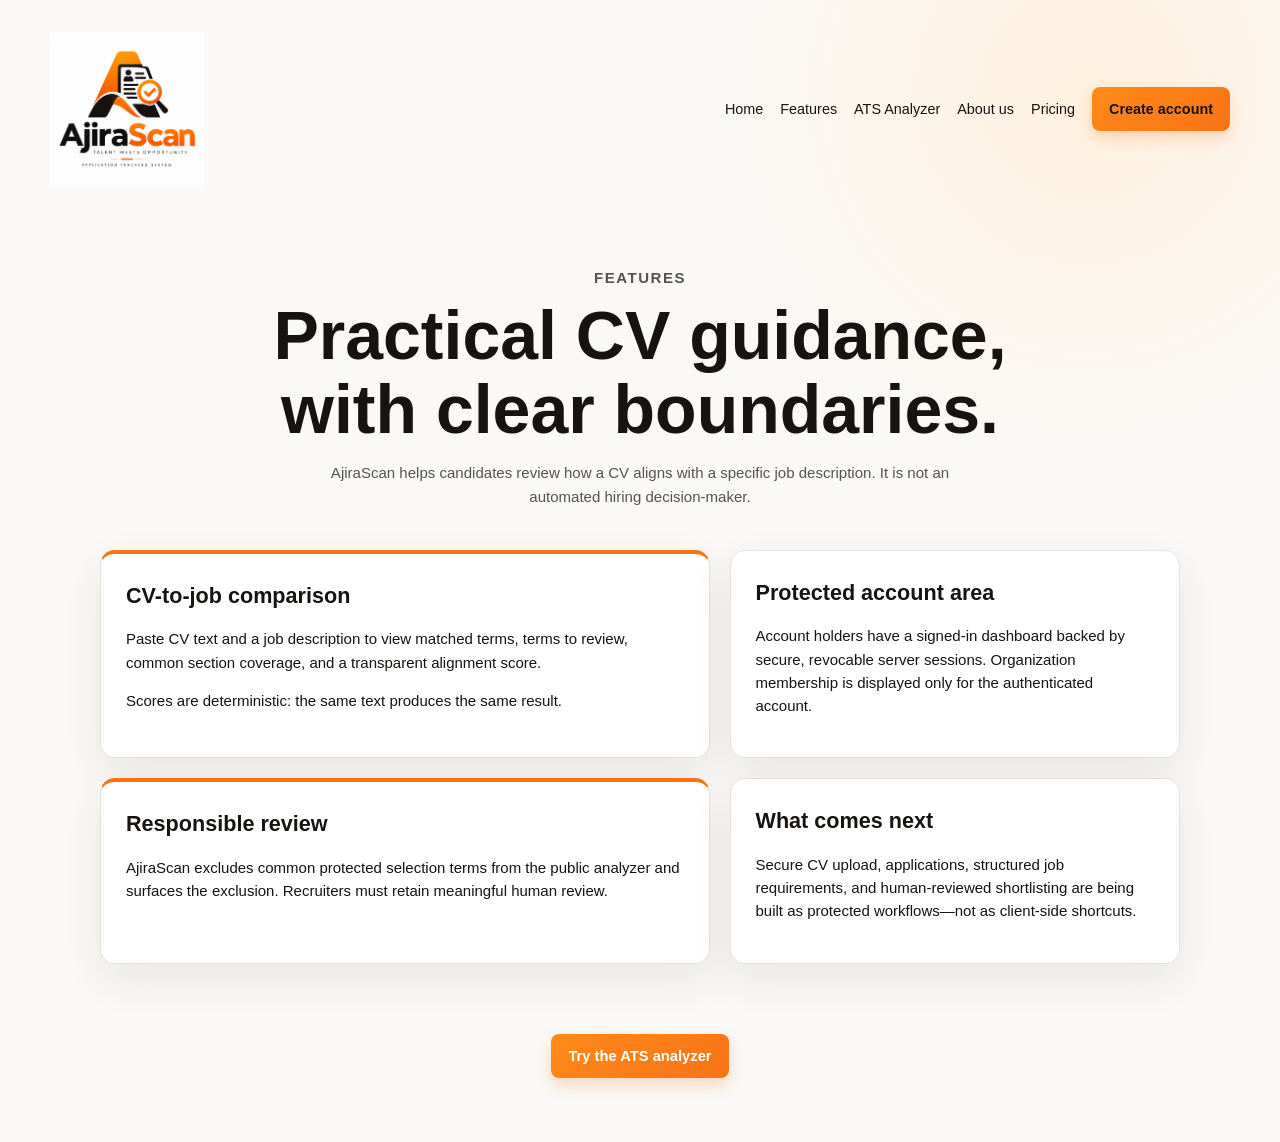
<file: templates/features.html>
<!DOCTYPE html>
<html lang="en">
<head><meta charset="UTF-8"><meta name="viewport" content="width=device-width,initial-scale=1"><title>Features | AjiraScan</title><link rel="stylesheet" href="/static/style.css"></head>
<body>
<nav class="navbar"><a class="brand-logo" href="/"><img src="/static/images/ajirascan-logo.png" alt="AjiraScan"></a><div class="nav-links"><a href="/">Home</a><a href="/features">Features</a><a href="/#ats-checker">ATS Analyzer</a><a href="/about">About us</a><a href="/pricing">Pricing</a><a class="nav-btn" href="/signup">Create account</a></div></nav>
<main>
  <section class="hero"><p class="eyebrow">Features</p><h1>Practical CV guidance,<br>with clear boundaries.</h1><p>AjiraScan helps candidates review how a CV aligns with a specific job description. It is not an automated hiring decision-maker.</p></section>
  <section class="hero-grid">
    <article class="scanner-card"><h2>CV-to-job comparison</h2><p>Paste CV text and a job description to view matched terms, terms to review, common section coverage, and a transparent alignment score.</p><p>Scores are deterministic: the same text produces the same result.</p></article>
    <article class="preview-card"><h2>Protected account area</h2><p>Account holders have a signed-in dashboard backed by secure, revocable server sessions. Organization membership is displayed only for the authenticated account.</p></article>
    <article class="scanner-card"><h2>Responsible review</h2><p>AjiraScan excludes common protected selection terms from the public analyzer and surfaces the exclusion. Recruiters must retain meaningful human review.</p></article>
    <article class="preview-card"><h2>What comes next</h2><p>Secure CV upload, applications, structured job requirements, and human-reviewed shortlisting are being built as protected workflows—not as client-side shortcuts.</p></article>
  </section>
  <section class="hero"><a class="primary-btn" href="/#ats-checker">Try the ATS analyzer</a></section>
</main>
</body>
</html>
</file>
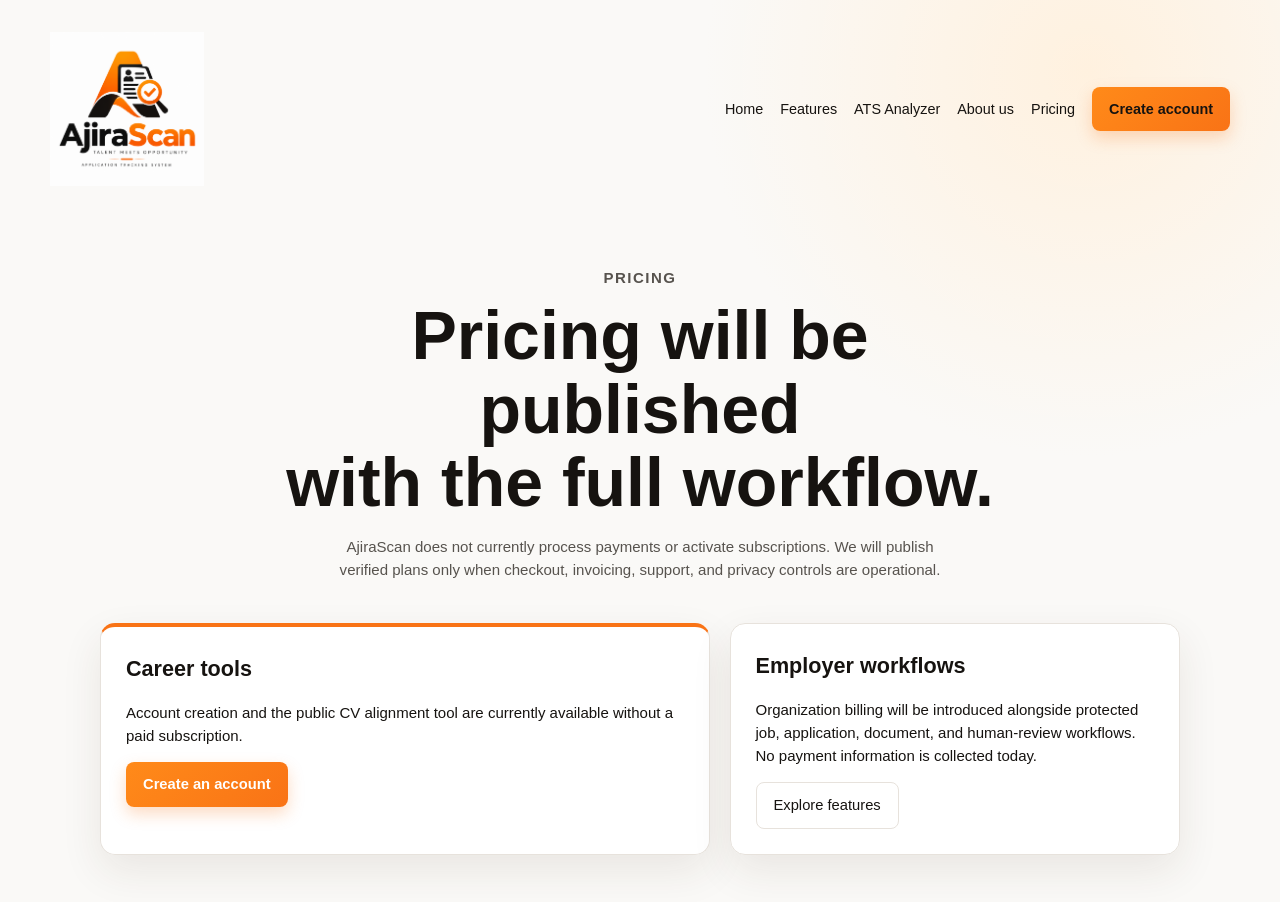
<file: templates/pricing.html>
<!DOCTYPE html>
<html lang="en">
<head><meta charset="UTF-8"><meta name="viewport" content="width=device-width,initial-scale=1"><title>Pricing | AjiraScan</title><link rel="stylesheet" href="/static/style.css"></head>
<body>
<nav class="navbar"><a class="brand-logo" href="/"><img src="/static/images/ajirascan-logo.png" alt="AjiraScan"></a><div class="nav-links"><a href="/">Home</a><a href="/features">Features</a><a href="/#ats-checker">ATS Analyzer</a><a href="/about">About us</a><a href="/pricing">Pricing</a><a class="nav-btn" href="/signup">Create account</a></div></nav>
<main>
  <section class="hero"><p class="eyebrow">Pricing</p><h1>Pricing will be published<br>with the full workflow.</h1><p>AjiraScan does not currently process payments or activate subscriptions. We will publish verified plans only when checkout, invoicing, support, and privacy controls are operational.</p></section>
  <section class="hero-grid">
    <article class="scanner-card"><h2>Career tools</h2><p>Account creation and the public CV alignment tool are currently available without a paid subscription.</p><a class="primary-btn" href="/signup">Create an account</a></article>
    <article class="preview-card"><h2>Employer workflows</h2><p>Organization billing will be introduced alongside protected job, application, document, and human-review workflows. No payment information is collected today.</p><a class="secondary-btn" href="/features">Explore features</a></article>
  </section>
</main>
</body>
</html>
</file>
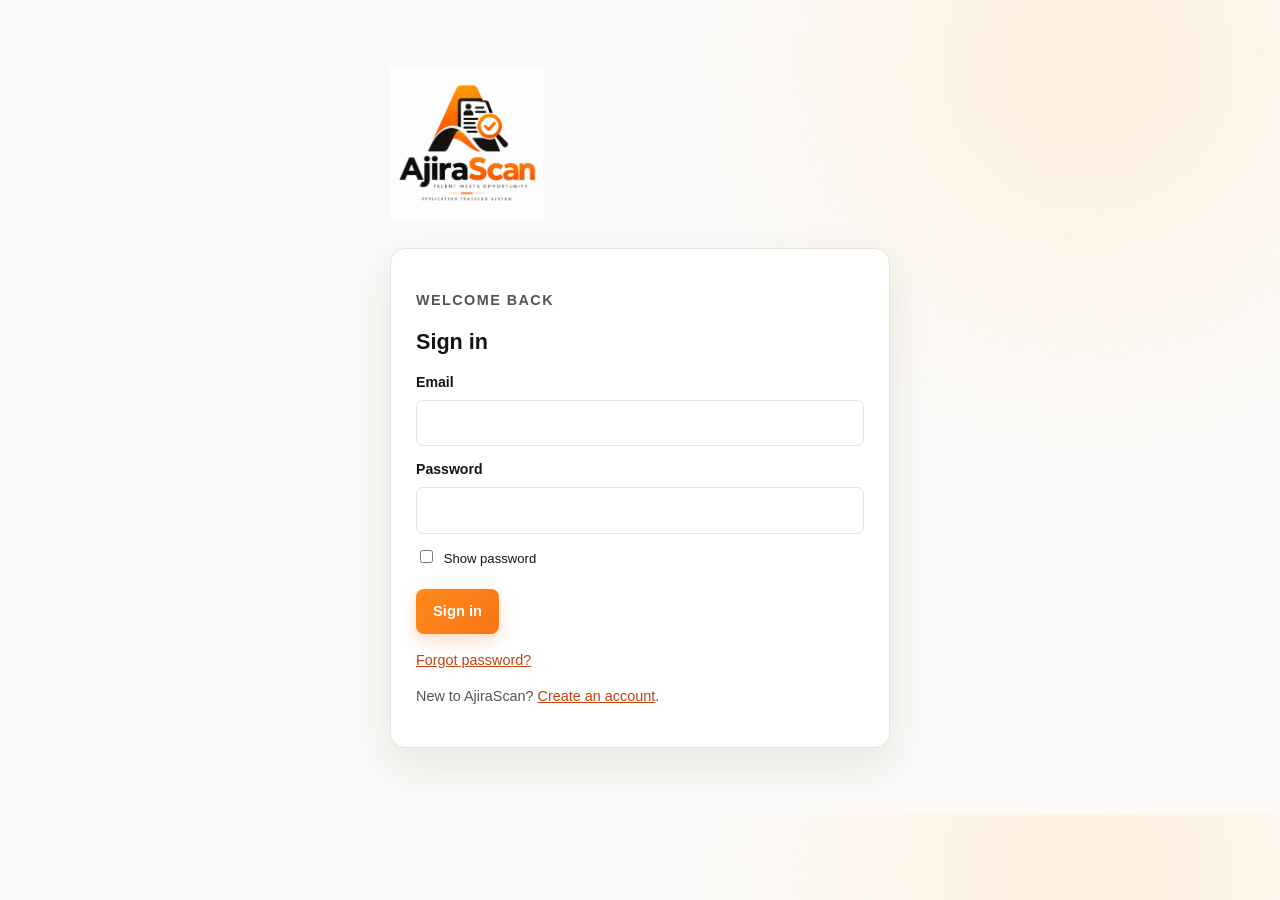
<file: templates/signin.html>
<!DOCTYPE html>
<html lang="en">
<head><meta charset="UTF-8"><meta name="viewport" content="width=device-width, initial-scale=1.0"><title>Sign in | AjiraScan</title><link rel="stylesheet" href="/static/style.css"></head>
<body>
<main class="auth-page">
  <a class="brand-logo" href="/"><img src="/static/images/ajirascan-logo.png" alt="AjiraScan"></a>
  <section class="auth-card">
    <p class="eyebrow">Welcome back</p><h1>Sign in</h1>
    <form method="post" action="/api/v1/auth/login">
      <label for="email">Email</label><input id="email" name="email" type="email" autocomplete="email" required>
      <label for="password">Password</label><input id="password" name="password" type="password" autocomplete="current-password" required><label class="check"><input type="checkbox" onclick="password.type=this.checked?'text':'password'"> Show password</label>
      <button type="submit">Sign in</button>
    </form>
    <p><a href="/forgot-password">Forgot password?</a></p><p>New to AjiraScan? <a href="/signup">Create an account</a>.</p>
  </section>
</main>
</body>
</html>
</file>
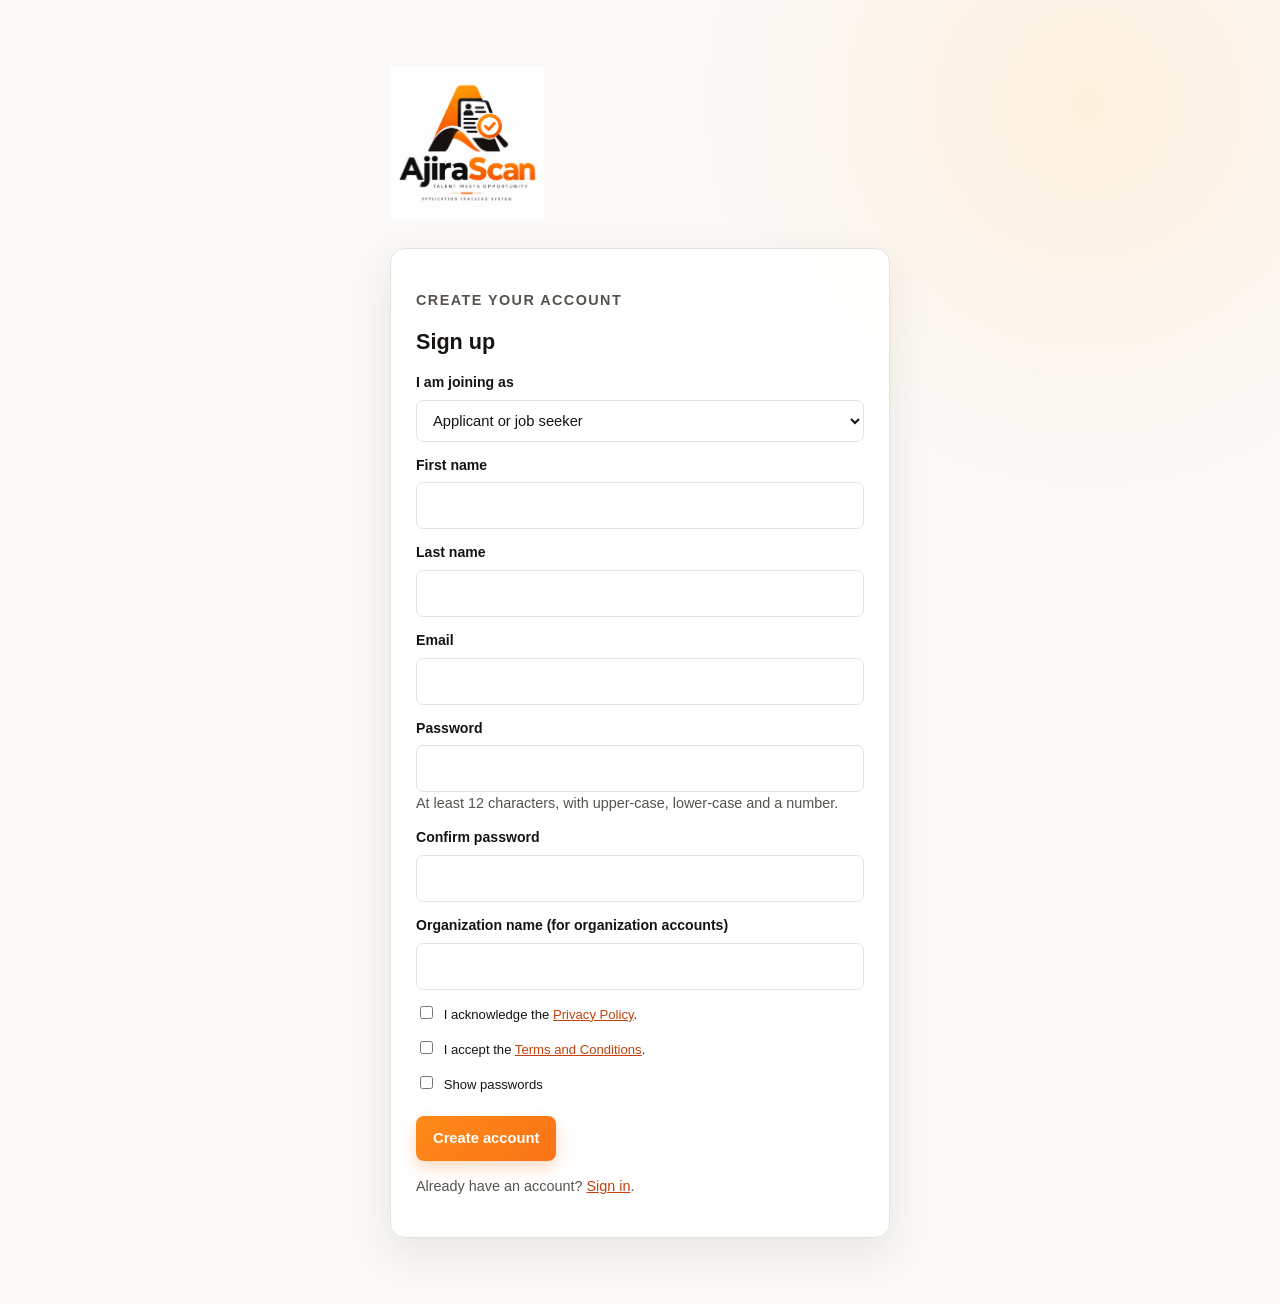
<file: templates/signup.html>
<!DOCTYPE html>
<html lang="en">
<head><meta charset="UTF-8"><meta name="viewport" content="width=device-width, initial-scale=1.0"><title>Sign up | AjiraScan</title><link rel="stylesheet" href="/static/style.css"></head>
<body>
<main class="auth-page">
  <a class="brand-logo" href="/"><img src="/static/images/ajirascan-logo.png" alt="AjiraScan"></a>
  <section class="auth-card">
    <p class="eyebrow">Create your account</p><h1>Sign up</h1>
    <form method="post" action="/api/v1/auth/register">
      <label for="account_type">I am joining as</label>
      <select id="account_type" name="account_type" required>
        <option value="applicant">Applicant or job seeker</option>
        <option value="employer">Employer or HR</option>
      </select>
      <label for="first_name">First name</label><input id="first_name" name="first_name" autocomplete="given-name" required>
      <label for="last_name">Last name</label><input id="last_name" name="last_name" autocomplete="family-name" required>
      <label for="signup_email">Email</label><input id="signup_email" name="email" type="email" autocomplete="email" required>
      <label for="signup_password">Password</label><input id="signup_password" name="password" type="password" minlength="12" autocomplete="new-password" required><p class="supporting-copy">At least 12 characters, with upper-case, lower-case and a number.</p>
      <label for="confirm_password">Confirm password</label><input id="confirm_password" name="confirm_password" type="password" minlength="12" autocomplete="new-password" required>
      <label for="organization_name">Organization name (for organization accounts)</label><input id="organization_name" name="organization_name">
      <label class="check"><input type="checkbox" name="privacy" required> I acknowledge the <a href="/privacy">Privacy Policy</a>.</label><label class="check"><input type="checkbox" name="terms" required> I accept the <a href="/terms">Terms and Conditions</a>.</label><label class="check"><input type="checkbox" onclick="signup_password.type=confirm_password.type=this.checked?'text':'password'"> Show passwords</label>
      <button type="submit">Create account</button>
    </form>
    <p>Already have an account? <a href="/signin">Sign in</a>.</p>
  </section>
</main>
</body>
</html>
</file>
<file: static/style.css>
:root{--brand-orange:#f97316;--brand-orange-dark:#c2410c;--brand-orange-soft:#fff4e8;--brand-black:#161310;--brand-white:#fff;--brand-neutral:#faf9f7;--brand-text:#57534e;--brand-border:#e7e2dc;--shadow:0 16px 42px rgba(62,41,22,.09)}*{box-sizing:border-box}html{scroll-behavior:smooth}body{margin:0;background:radial-gradient(circle at 85% 8%,#fff1df 0,transparent 24rem),var(--brand-neutral);color:var(--brand-black);font-family:Futura,"Futura PT","Century Gothic",Arial,sans-serif;font-size:15px;line-height:1.55;padding:22px}a{color:inherit}.navbar{max-width:1180px;margin:auto;display:flex;justify-content:space-between;align-items:center;gap:24px;padding:10px 0}.brand-logo{display:inline-flex}.brand-logo img{width:154px;height:auto;display:block}.nav-links{display:flex;align-items:center;gap:17px}.nav-links a{font-size:.9rem;text-decoration:none;color:var(--brand-black)}.nav-btn,.primary-btn,button{display:inline-flex;align-items:center;justify-content:center;background:linear-gradient(135deg,#ff8a19,var(--brand-orange));color:var(--brand-white);border:0;border-radius:8px;padding:11px 17px;font:inherit;font-size:.92rem;font-weight:700;text-decoration:none;box-shadow:0 7px 16px #f9731640;transition:transform .2s,box-shadow .2s}.nav-btn:hover,.primary-btn:hover,button:hover{transform:translateY(-1px);box-shadow:0 10px 22px #f9731650}.hero{max-width:760px;text-align:center;margin:70px auto 42px}.eyebrow{color:var(--brand-orange-dark);text-transform:uppercase;letter-spacing:.1em;font-size:.7rem;font-weight:700}.hero h1{font-size:clamp(2.25rem,5.5vw,4.25rem);line-height:1.08;color:var(--brand-black);margin:10px 0 15px}.hero p,.supporting-copy{color:var(--brand-text);max-width:620px;margin:0 auto;font-size:.94rem}.hero-actions{display:flex;justify-content:center;gap:12px;margin-top:24px}.secondary-btn{display:inline-flex;align-items:center;justify-content:center;background:var(--brand-white);color:var(--brand-black);border:1px solid var(--brand-border);border-radius:8px;padding:11px 17px;font-size:.92rem;text-decoration:none}.hero-grid,.report-top{max-width:1080px;margin:25px auto;display:grid;grid-template-columns:1.15fr .85fr;gap:20px}.scanner-card,.preview-card,.score-panel,.report-main,.auth-card{background:rgba(255,255,255,.96);border:1px solid var(--brand-border);border-radius:15px;padding:25px;box-shadow:var(--shadow)}.scanner-card{border-top:4px solid var(--brand-orange)}.scanner-card h2,.preview-card h2,.report-main h2,.score-panel h2,.auth-card h1{font-size:1.35rem;color:var(--brand-black);margin:0 0 8px}.plain-list{margin:20px 0 0 18px;color:#44403c;line-height:1.9;font-size:.9rem}label{display:block;margin:13px 0 6px;color:var(--brand-black);font-size:.88rem;font-weight:600}textarea,input,select{width:100%;padding:11px 12px;background:var(--brand-white);border:1px solid var(--brand-border);border-radius:7px;color:var(--brand-black);font:inherit;font-size:.92rem}textarea:focus,input:focus,select:focus{outline:3px solid #fed7aa;border-color:var(--brand-orange)}textarea{resize:vertical}.check{font-size:.82rem;font-weight:400}.check input{width:auto;margin-right:7px}button{margin-top:14px;cursor:pointer}.loading-bar{height:4px;background:var(--brand-orange);margin-top:12px;border-radius:4px}.hidden{display:none}.report-wrapper{max-width:1080px;margin:38px auto}.score-circle{height:124px;width:124px;border-radius:50%;display:grid;place-items:center;margin:auto;background:linear-gradient(135deg,#ff8a19,var(--brand-orange));color:var(--brand-white);font-size:1.7rem;font-weight:700;box-shadow:0 12px 25px #f9731640}.score-panel{text-align:center}.line{display:flex;justify-content:space-between;padding:11px 0;border-bottom:1px solid var(--brand-border);font-size:.9rem}footer{text-align:center;margin:55px auto 0;color:var(--brand-text);font-size:.85rem}.footer-logo{margin-bottom:12px}.footer-logo img{width:116px}footer nav{display:flex;justify-content:center;flex-wrap:wrap;gap:16px;margin-bottom:12px}footer a{color:var(--brand-black);text-decoration:none}.auth-page{max-width:500px;margin:44px auto}.auth-card{margin-top:22px}.auth-card p{color:var(--brand-text);font-size:.9rem}.auth-card a{color:var(--brand-orange-dark)}@media(max-width:860px){body{padding:16px}.navbar{align-items:flex-start}.nav-links{gap:10px;flex-wrap:wrap;justify-content:flex-end}.nav-links a{font-size:.82rem}.brand-logo img{width:132px}.hero{margin-top:50px}.hero-grid,.report-top{grid-template-columns:1fr}.hero-actions{flex-direction:column;align-items:center}.hero-actions a{width:100%;max-width:260px}}@media(max-width:510px){.navbar{display:block}.nav-links{margin-top:14px;justify-content:flex-start}.scanner-card,.preview-card,.score-panel,.report-main,.auth-card{padding:20px}.hero h1{font-size:2.2rem}}
</file>
